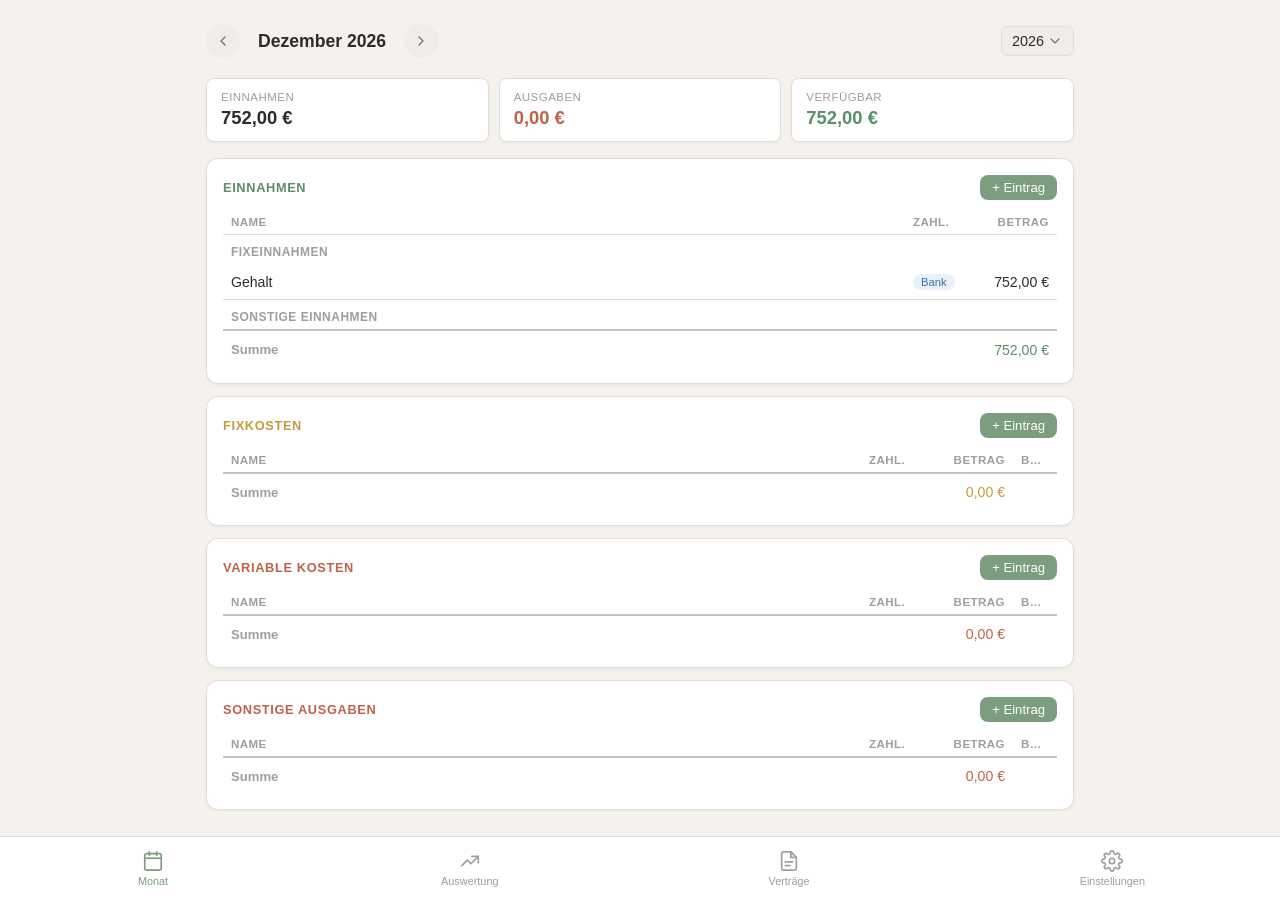
<file: App2/index.html>
<!DOCTYPE html>
<html lang="de">
<head>
  <meta charset="UTF-8">
  <meta name="viewport" content="width=device-width, initial-scale=1.0, viewport-fit=cover">
  <meta name="theme-color" content="#7C9E7E">
  <title>Finanzen</title>
  <link rel="manifest" href="manifest.json">
  <script>
    // Theme vor dem ersten Paint setzen (kein Aufblitzen der Standardpalette)
    (function () {
      try {
        var t = localStorage.getItem('theme') || 'sage';
        var m = localStorage.getItem('mode') || 'auto';
        var el = document.documentElement;
        el.setAttribute('data-theme', t);
        var dark = m === 'dark' ||
          (m === 'auto' && window.matchMedia('(prefers-color-scheme: dark)').matches);
        el.classList.toggle('dark', dark);
      } catch (e) {}
    })();
  </script>
  <link rel="stylesheet" href="css/base.css">
  <link rel="stylesheet" href="css/themes.css">
  <link rel="stylesheet" href="css/layout.css">
  <link rel="stylesheet" href="css/components.css">
</head>
<body>

  <nav class="bottom-nav">
    <button class="nav-item active" data-view="months">
      <svg viewBox="0 0 24 24"><rect x="3" y="4" width="18" height="18" rx="2" stroke="currentColor" stroke-width="1.8" fill="none"/><line x1="3" y1="9" x2="21" y2="9" stroke="currentColor" stroke-width="1.8"/><line x1="8" y1="2" x2="8" y2="6" stroke="currentColor" stroke-width="1.8" stroke-linecap="round"/><line x1="16" y1="2" x2="16" y2="6" stroke="currentColor" stroke-width="1.8" stroke-linecap="round"/></svg>
      <span>Monat</span>
    </button>
    <button class="nav-item" data-view="summary">
      <svg viewBox="0 0 24 24"><polyline points="3,17 9,11 13,15 21,7" stroke="currentColor" stroke-width="1.8" fill="none" stroke-linecap="round" stroke-linejoin="round"/><polyline points="14,7 21,7 21,14" stroke="currentColor" stroke-width="1.8" fill="none" stroke-linecap="round" stroke-linejoin="round"/></svg>
      <span>Auswertung</span>
    </button>
    <button class="nav-item" data-view="contracts">
      <svg viewBox="0 0 24 24"><path d="M14 2H6a2 2 0 0 0-2 2v16a2 2 0 0 0 2 2h12a2 2 0 0 0 2-2V8z" stroke="currentColor" stroke-width="1.8" fill="none"/><polyline points="14,2 14,8 20,8" stroke="currentColor" stroke-width="1.8" fill="none"/><line x1="8" y1="13" x2="16" y2="13" stroke="currentColor" stroke-width="1.8" stroke-linecap="round"/><line x1="8" y1="17" x2="13" y2="17" stroke="currentColor" stroke-width="1.8" stroke-linecap="round"/></svg>
      <span>Verträge</span>
    </button>
    <button class="nav-item" data-view="settings">
      <svg viewBox="0 0 24 24"><circle cx="12" cy="12" r="3" stroke="currentColor" stroke-width="1.8" fill="none"/><path d="M19.4 15a1.65 1.65 0 0 0 .33 1.82l.06.06a2 2 0 0 1-2.83 2.83l-.06-.06a1.65 1.65 0 0 0-1.82-.33 1.65 1.65 0 0 0-1 1.51V21a2 2 0 0 1-4 0v-.09A1.65 1.65 0 0 0 9 19.4a1.65 1.65 0 0 0-1.82.33l-.06.06a2 2 0 0 1-2.83-2.83l.06-.06A1.65 1.65 0 0 0 4.68 15a1.65 1.65 0 0 0-1.51-1H3a2 2 0 0 1 0-4h.09A1.65 1.65 0 0 0 4.6 9a1.65 1.65 0 0 0-.33-1.82l-.06-.06a2 2 0 0 1 2.83-2.83l.06.06A1.65 1.65 0 0 0 9 4.68a1.65 1.65 0 0 0 1-1.51V3a2 2 0 0 1 4 0v.09a1.65 1.65 0 0 0 1 1.51 1.65 1.65 0 0 0 1.82-.33l.06-.06a2 2 0 0 1 2.83 2.83l-.06.06A1.65 1.65 0 0 0 19.4 9a1.65 1.65 0 0 0 1.51 1H21a2 2 0 0 1 0 4h-.09a1.65 1.65 0 0 0-1.51 1z" stroke="currentColor" stroke-width="1.8" fill="none"/></svg>
      <span>Einstellungen</span>
    </button>
  </nav>

  <main class="main-content">
    <div id="view-months" class="view active"></div>
    <div id="view-summary" class="view"></div>
    <div id="view-contracts" class="view"></div>
    <div id="view-settings" class="view"></div>
  </main>

  <!-- Modal Overlay -->
  <div id="modal-overlay" class="modal-overlay hidden">
    <div class="modal">
      <div class="modal-header">
        <h2 id="modal-title" class="modal-title"></h2>
        <button class="modal-close" id="modal-close">&times;</button>
      </div>
      <div id="modal-body" class="modal-body"></div>
    </div>
  </div>

  <script src="js/db.js"></script>
  <script src="js/app.js"></script>
  <script src="js/months.js"></script>
  <script src="js/fixtemplates.js"></script>
  <script src="js/summary.js"></script>
  <script src="js/contracts.js"></script>
  <script src="js/settings.js"></script>
</body>
</html>
</file>
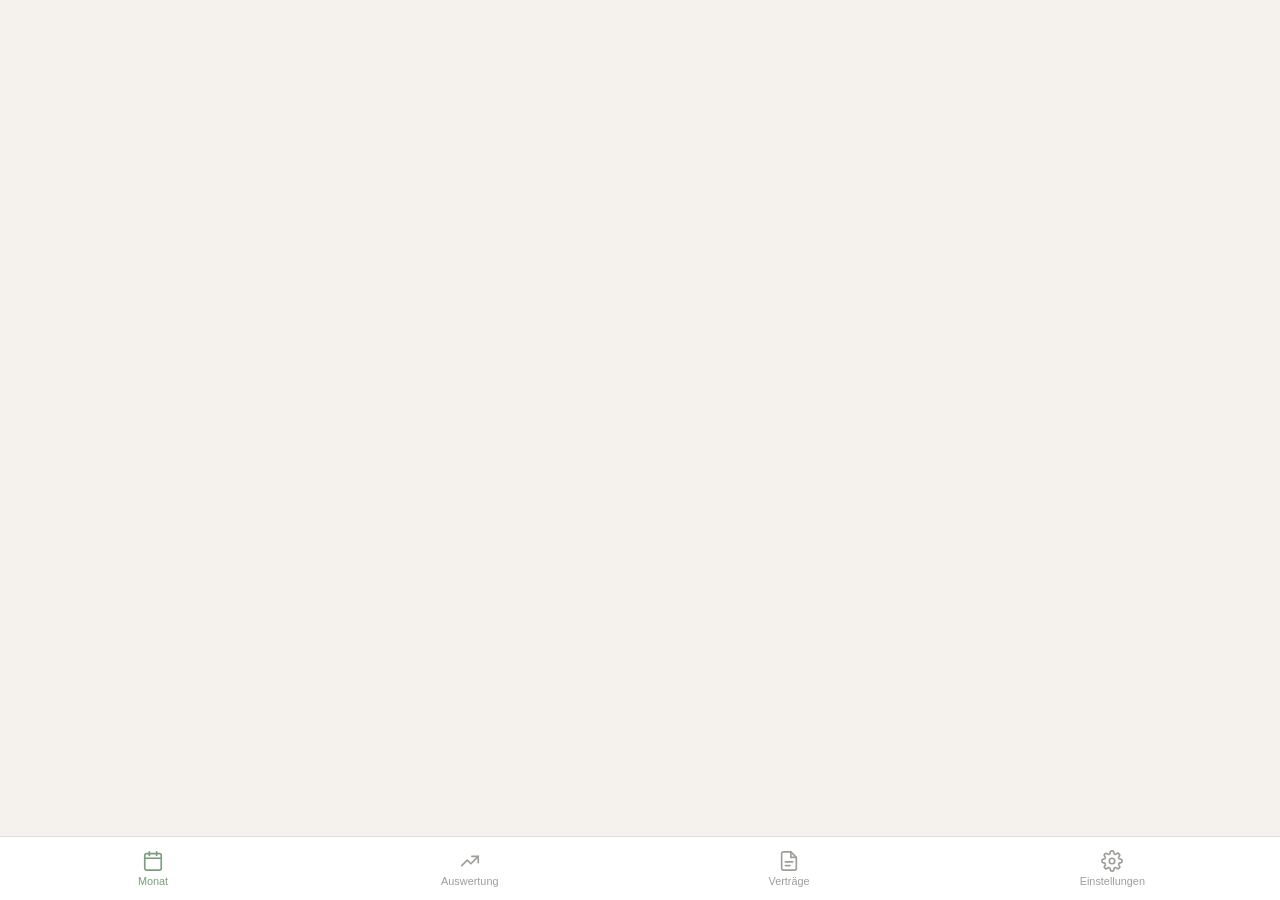
<file: App2/reset.html>
<!DOCTYPE html>
<html lang="de">
<head>
  <meta charset="UTF-8">
  <meta name="viewport" content="width=device-width, initial-scale=1.0">
  <title>App zurücksetzen</title>
  <style>
    body { font-family: -apple-system, BlinkMacSystemFont, 'Segoe UI', sans-serif;
      background: #F5F2ED; color: #2C2C2A; display: flex; min-height: 100vh;
      align-items: center; justify-content: center; margin: 0; padding: 24px; }
    .box { max-width: 360px; text-align: center; }
    h1 { font-size: 1.2rem; margin: 0 0 8px; }
    p { color: #6B6B67; line-height: 1.5; font-size: 0.95rem; }
    #log { margin-top: 14px; font-size: 0.82rem; color: #5A7D5C; white-space: pre-line; }
  </style>
</head>
<body>
  <div class="box">
    <h1>App wird aktualisiert…</h1>
    <p>Alter Cache und Service Worker werden entfernt. Deine Einträge bleiben erhalten.</p>
    <div id="log"></div>
  </div>
  <script>
    const log = m => { document.getElementById('log').textContent += m + '\n'; };
    (async () => {
      try {
        if ('serviceWorker' in navigator) {
          const regs = await navigator.serviceWorker.getRegistrations();
          await Promise.all(regs.map(r => r.unregister()));
          log('✓ Service Worker entfernt (' + regs.length + ')');
        }
        if (window.caches) {
          const keys = await caches.keys();
          await Promise.all(keys.map(k => caches.delete(k)));
          log('✓ Caches gelöscht (' + keys.length + ')');
        }
      } catch (e) {
        log('Hinweis: ' + e.message);
      }
      log('Lade neue Version…');
      setTimeout(() => location.replace('./index.html?fresh=' + Date.now()), 800);
    })();
  </script>
</body>
</html>
</file>
<file: App2/css/base.css>
:root {
  --bg-primary: #F5F2ED;
  --bg-secondary: #FFFFFF;
  --bg-card: #FFFFFF;
  --bg-input: #F0EDE8;
  --text-primary: #2C2C2A;
  --text-secondary: #6B6B67;
  --text-muted: #9E9E9A;
  --accent: #7C9E7E;
  --accent-light: #EAF0EA;
  --accent-dark: #5A7D5C;
  --danger: #C0624A;
  --danger-light: #FAF0EE;
  --warning: #C49A3C;
  --warning-light: #FBF5E6;
  --success: #5A8F6A;
  --success-light: #EBF3ED;
  --border: #E2DDD8;
  --border-strong: #C8C3BE;
  --shadow: 0 1px 4px rgba(0,0,0,0.07), 0 4px 12px rgba(0,0,0,0.04);
  --shadow-sm: 0 1px 3px rgba(0,0,0,0.06);
  --radius: 12px;
  --radius-sm: 8px;
  --radius-xs: 6px;
  --nav-height: 64px;
  --font: -apple-system, BlinkMacSystemFont, 'Segoe UI', sans-serif;
  color-scheme: light;
}

/* Dunkel-/Hell-Umschaltung läuft über data-theme + .dark (siehe themes.css) */

*, *::before, *::after { box-sizing: border-box; margin: 0; padding: 0; }

html {
  font-size: 16px;
  -webkit-tap-highlight-color: transparent;
  overflow-x: hidden;
  max-width: 100%;
}

body {
  font-family: var(--font);
  background: var(--bg-primary);
  color: var(--text-primary);
  min-height: 100vh;
  overflow-x: hidden;
}

h1 { font-size: 1.5rem; font-weight: 600; }
h2 { font-size: 1.2rem; font-weight: 600; }
h3 { font-size: 1rem; font-weight: 600; }

p { line-height: 1.6; color: var(--text-secondary); }

button {
  font-family: var(--font);
  cursor: pointer;
  border: none;
  background: none;
  color: inherit;
}

input, select, textarea {
  font-family: var(--font);
  font-size: 1rem;
  color: var(--text-primary);
  background: var(--bg-input);
  border: 1.5px solid var(--border);
  border-radius: var(--radius-xs);
  padding: 8px 12px;
  width: 100%;
  outline: none;
  transition: border-color 0.15s;
}

input:focus, select:focus, textarea:focus {
  border-color: var(--accent);
}

select {
  appearance: none;
  background-image: url("data:image/svg+xml,%3Csvg xmlns='http://www.w3.org/2000/svg' viewBox='0 0 24 24'%3E%3Cpolyline points='6,9 12,15 18,9' stroke='%236B6B67' stroke-width='1.8' fill='none' stroke-linecap='round'/%3E%3C/svg%3E");
  background-repeat: no-repeat;
  background-position: right 10px center;
  background-size: 16px;
  padding-right: 32px;
}

/* Dropdown-Pfeil im Dunkelmodus heller, damit er sichtbar bleibt */
.dark select {
  background-image: url("data:image/svg+xml,%3Csvg xmlns='http://www.w3.org/2000/svg' viewBox='0 0 24 24'%3E%3Cpolyline points='6,9 12,15 18,9' stroke='%23A8A8A4' stroke-width='1.8' fill='none' stroke-linecap='round'/%3E%3C/svg%3E");
}

.hidden { display: none !important; }
</file>
<file: App2/css/themes.css>
/* ============================================================
   Design-Vorlagen — 3 Paletten, je hell + dunkel
   Aktiviert über  <html data-theme="sage|slate|sand">  +  .dark
   (.dark wird per JS gesetzt: Hell / Dunkel / System)
   ============================================================ */

/* Gemeinsame Dunkel-Eigenschaften (Schatten, native Controls).
   Farbtoken kommen aus den themenspezifischen Blöcken weiter unten. */
.dark {
  color-scheme: dark;
  --shadow: 0 1px 4px rgba(0,0,0,0.3), 0 4px 12px rgba(0,0,0,0.2);
  --shadow-sm: 0 1px 3px rgba(0,0,0,0.25);
}

/* ---------- 1 · SALBEI (warmes Grün) ---------- */
[data-theme="sage"] {
  --bg-primary: #F5F2ED;
  --bg-secondary: #FFFFFF;
  --bg-card: #FFFFFF;
  --bg-input: #F0EDE8;
  --text-primary: #2C2C2A;
  --text-secondary: #6B6B67;
  --text-muted: #9E9E9A;
  --accent: #7C9E7E;
  --accent-light: #EAF0EA;
  --accent-dark: #5A7D5C;
  --danger: #C0624A;
  --danger-light: #FAF0EE;
  --warning: #C49A3C;
  --warning-light: #FBF5E6;
  --success: #5A8F6A;
  --success-light: #EBF3ED;
  --border: #E2DDD8;
  --border-strong: #C8C3BE;
}
[data-theme="sage"].dark {
  --bg-primary: #1E2420;
  --bg-secondary: #252B27;
  --bg-card: #2A3230;
  --bg-input: #1A201E;
  --text-primary: #E8E4DF;
  --text-secondary: #A8A8A4;
  --text-muted: #6E6E6A;
  --accent: #8FB491;
  --accent-light: #2A3830;
  --accent-dark: #A8C8AA;
  --danger: #E07860;
  --danger-light: #301A16;
  --warning: #D4AE5C;
  --warning-light: #2C2410;
  --success: #70A880;
  --success-light: #1A2E20;
  --border: #363E3A;
  --border-strong: #4A5450;
}

/* ---------- 2 · SCHIEFER (kühles Grau-Blau) ---------- */
[data-theme="slate"] {
  --bg-primary: #F4F5F7;
  --bg-secondary: #FFFFFF;
  --bg-card: #FFFFFF;
  --bg-input: #EDEFF2;
  --text-primary: #1F2730;
  --text-secondary: #586471;
  --text-muted: #93A0AD;
  --accent: #46688A;
  --accent-light: #E8EDF3;
  --accent-dark: #34506B;
  --danger: #B5564B;
  --danger-light: #F8EDEB;
  --warning: #AE8636;
  --warning-light: #F6F0E3;
  --success: #4E8A6B;
  --success-light: #E8F1EC;
  --border: #E1E5EA;
  --border-strong: #C6CDD5;
}
[data-theme="slate"].dark {
  --bg-primary: #14181D;
  --bg-secondary: #1B2026;
  --bg-card: #212730;
  --bg-input: #13171C;
  --text-primary: #E5E9ED;
  --text-secondary: #A2ACB6;
  --text-muted: #6C7884;
  --accent: #6F9BC0;
  --accent-light: #1E2B38;
  --accent-dark: #92B6D6;
  --danger: #D87A6E;
  --danger-light: #2E1715;
  --warning: #CBA75C;
  --warning-light: #2A2412;
  --success: #6FA98A;
  --success-light: #15281F;
  --border: #2C333C;
  --border-strong: #3E4751;
}

/* ---------- 3 · SAND (warmes Taupe / Bronze) ---------- */
[data-theme="sand"] {
  --bg-primary: #F3EEE7;
  --bg-secondary: #FDFBF7;
  --bg-card: #FDFBF7;
  --bg-input: #EDE7DD;
  --text-primary: #2B2722;
  --text-secondary: #6A635A;
  --text-muted: #9C948A;
  --accent: #8E6F4A;
  --accent-light: #F0E8DC;
  --accent-dark: #6E5436;
  --danger: #B25E47;
  --danger-light: #F8EEEA;
  --warning: #B0852F;
  --warning-light: #F6F0E1;
  --success: #6E8C5A;
  --success-light: #EDF1E7;
  --border: #E4DBCF;
  --border-strong: #CDC1B1;
}
[data-theme="sand"].dark {
  --bg-primary: #211E18;
  --bg-secondary: #2A261F;
  --bg-card: #2F2A22;
  --bg-input: #1A1712;
  --text-primary: #ECE5DA;
  --text-secondary: #B0A695;
  --text-muted: #756C5E;
  --accent: #C49A6C;
  --accent-light: #332A1E;
  --accent-dark: #D9B488;
  --danger: #D87D63;
  --danger-light: #2E1A14;
  --warning: #CFA85A;
  --warning-light: #2A2310;
  --success: #93A86F;
  --success-light: #1F2616;
  --border: #383027;
  --border-strong: #4C4334;
}

/* ---------- 4 · GRAUSTUFEN (schwarz / weiß / grau, Beträge bleiben farbig) ---------- */
[data-theme="mono"] {
  --bg-primary: #F4F4F4;
  --bg-secondary: #FFFFFF;
  --bg-card: #FFFFFF;
  --bg-input: #ECECEC;
  --text-primary: #1A1A1A;
  --text-secondary: #585858;
  --text-muted: #909090;
  --accent: #4A4A4A;
  --accent-light: #ECECEC;
  --accent-dark: #2E2E2E;
  /* Summen / Beträge bleiben farbig */
  --danger: #BD5A45;
  --danger-light: #F8EDEA;
  --warning: #B5852F;
  --warning-light: #F6F0E3;
  --success: #4F8A66;
  --success-light: #EBF2EC;
  --border: #E2E2E2;
  --border-strong: #C6C6C6;
}
[data-theme="mono"].dark {
  --bg-primary: #161616;
  --bg-secondary: #1E1E1E;
  --bg-card: #242424;
  --bg-input: #131313;
  --text-primary: #ECECEC;
  --text-secondary: #A6A6A6;
  --text-muted: #6E6E6E;
  --accent: #8A8A8A;
  --accent-light: #2A2A2A;
  --accent-dark: #A0A0A0;
  /* Summen / Beträge bleiben farbig */
  --danger: #D87A6E;
  --danger-light: #2E1715;
  --warning: #CBA75C;
  --warning-light: #2A2412;
  --success: #6FA98A;
  --success-light: #15281F;
  --border: #2C2C2C;
  --border-strong: #3E3E3E;
}

/* Themenauswahl-Karte (Einstellungen) */
.theme-grid {
  display: grid;
  grid-template-columns: repeat(2, 1fr);
  gap: 10px;
}
.theme-option {
  border: 1.5px solid var(--border);
  border-radius: var(--radius-sm);
  padding: 12px 10px;
  background: var(--bg-input);
  display: flex;
  flex-direction: column;
  align-items: center;
  gap: 8px;
  transition: border-color 0.15s, background 0.15s;
}
.theme-option:hover { background: var(--border); }
.theme-option.active {
  border-color: var(--accent);
  background: var(--accent-light);
}
.theme-swatch {
  display: flex;
  border-radius: 6px;
  overflow: hidden;
  width: 100%;
  height: 30px;
  border: 1px solid rgba(0,0,0,0.08);
}
.theme-swatch span { flex: 1; }
.theme-option .theme-name {
  font-size: 0.8rem;
  font-weight: 500;
  color: var(--text-primary);
}

.mode-toggle {
  display: grid;
  grid-template-columns: repeat(3, 1fr);
  gap: 6px;
  background: var(--bg-input);
  border: 1px solid var(--border);
  border-radius: var(--radius-sm);
  padding: 4px;
}
.mode-toggle button {
  padding: 8px 6px;
  border-radius: var(--radius-xs);
  font-size: 0.85rem;
  font-weight: 500;
  color: var(--text-secondary);
  transition: background 0.15s, color 0.15s;
}
.mode-toggle button.active {
  background: var(--bg-card);
  color: var(--text-primary);
  box-shadow: var(--shadow-sm);
}
</file>
<file: App2/css/layout.css>
.main-content {
  padding: 16px 16px calc(var(--nav-height) + 16px);
  max-width: 900px;
  margin: 0 auto;
}

.view { display: none; }
.view.active { display: block; }

/* Bottom Navigation */
.bottom-nav {
  position: fixed;
  bottom: 0; left: 0; right: 0;
  height: var(--nav-height);
  background: var(--bg-secondary);
  border-top: 1px solid var(--border);
  display: flex;
  justify-content: space-around;
  align-items: center;
  z-index: 100;
  padding-bottom: env(safe-area-inset-bottom);
}

.nav-item {
  display: flex;
  flex-direction: column;
  align-items: center;
  gap: 3px;
  padding: 6px 12px;
  border-radius: var(--radius-sm);
  color: var(--text-muted);
  transition: color 0.15s, background 0.15s;
  min-width: 60px;
}

.nav-item svg {
  width: 22px;
  height: 22px;
}

.nav-item span {
  font-size: 0.68rem;
  font-weight: 500;
}

.nav-item.active {
  color: var(--accent);
}

.nav-item:hover {
  color: var(--accent);
  background: var(--accent-light);
}

/* Page Header */
.page-header {
  display: flex;
  align-items: center;
  justify-content: space-between;
  margin-bottom: 20px;
  padding-top: 8px;
}

.page-header h1 {
  font-size: 1.4rem;
}

/* Modal */
.modal-overlay {
  position: fixed;
  inset: 0;
  background: rgba(0,0,0,0.45);
  display: flex;
  align-items: flex-end;
  justify-content: center;
  z-index: 200;
}

@media (min-width: 600px) {
  .modal-overlay {
    align-items: center;
  }
}

.modal {
  background: var(--bg-card);
  border-radius: var(--radius) var(--radius) 0 0;
  width: 100%;
  max-width: 520px;
  max-height: 90vh;
  overflow-y: auto;
  padding: 20px;
  box-shadow: var(--shadow);
}

@media (min-width: 600px) {
  .modal {
    border-radius: var(--radius);
  }
}

.modal-header {
  display: flex;
  align-items: center;
  justify-content: space-between;
  margin-bottom: 20px;
}

.modal-title {
  font-size: 1.1rem;
}

.modal-close {
  width: 32px;
  height: 32px;
  border-radius: 50%;
  background: var(--bg-input);
  color: var(--text-secondary);
  font-size: 1.2rem;
  display: flex;
  align-items: center;
  justify-content: center;
  flex-shrink: 0;
}

.modal-close:hover {
  background: var(--border);
}

.modal-body {
  display: flex;
  flex-direction: column;
  gap: 14px;
}

/* Toast */
.toast {
  position: fixed;
  bottom: calc(var(--nav-height) + 16px);
  left: 50%;
  transform: translateX(-50%) translateY(20px);
  background: var(--text-primary);
  color: var(--bg-primary);
  padding: 10px 20px;
  border-radius: 99px;
  font-size: 0.88rem;
  font-weight: 500;
  opacity: 0;
  transition: opacity 0.2s, transform 0.2s;
  pointer-events: none;
  z-index: 300;
  white-space: nowrap;
}

.toast.show {
  opacity: 1;
  transform: translateX(-50%) translateY(0);
}
/* ===== Mobile / iPhone (≤480px) ===== */
@media (max-width: 480px) {
  .main-content {
    padding: 12px 12px calc(var(--nav-height) + 12px);
  }

  .page-header { margin-bottom: 16px; }
  .page-header h1 { font-size: 1.25rem; }

  .month-nav { gap: 6px; }
  .month-nav .month-label {
    font-size: 1rem;
    min-width: 96px;
  }
  .month-nav-btn { width: 32px; height: 32px; }
}
</file>
<file: App2/css/components.css>
/* Cards */
.card {
  background: var(--bg-card);
  border-radius: var(--radius);
  box-shadow: var(--shadow-sm);
  border: 1px solid var(--border);
  padding: 16px;
  margin-bottom: 14px;
}

.card-title {
  font-size: 0.8rem;
  font-weight: 600;
  text-transform: uppercase;
  letter-spacing: 0.05em;
  color: var(--text-muted);
  margin-bottom: 12px;
}

/* Buttons */
.btn {
  display: inline-flex;
  align-items: center;
  gap: 6px;
  padding: 9px 16px;
  border-radius: var(--radius-sm);
  font-size: 0.9rem;
  font-weight: 500;
  transition: background 0.15s, opacity 0.15s;
}

.btn-primary {
  background: var(--accent);
  color: white;
}
.btn-primary:hover { background: var(--accent-dark); }

.btn-secondary {
  background: var(--bg-input);
  color: var(--text-primary);
  border: 1px solid var(--border);
}
.btn-secondary:hover { background: var(--border); }

.btn-danger {
  background: var(--danger-light);
  color: var(--danger);
}
.btn-danger:hover { opacity: 0.8; }

.btn-ghost {
  color: var(--text-secondary);
  padding: 6px 10px;
}
.btn-ghost:hover {
  background: var(--bg-input);
  color: var(--text-primary);
}

.btn-icon {
  width: 32px;
  height: 32px;
  padding: 0;
  display: inline-flex;
  align-items: center;
  justify-content: center;
  border-radius: var(--radius-xs);
  color: var(--text-secondary);
}
.btn-icon:hover {
  background: var(--bg-input);
  color: var(--text-primary);
}
.btn-icon svg { width: 16px; height: 16px; }

/* Summary Chips */
.summary-row {
  display: grid;
  grid-template-columns: repeat(auto-fit, minmax(130px, 1fr));
  gap: 10px;
  margin-bottom: 16px;
}

.summary-chip {
  background: var(--bg-card);
  border: 1px solid var(--border);
  border-radius: var(--radius-sm);
  padding: 12px 14px;
  box-shadow: var(--shadow-sm);
}

.summary-chip .label {
  font-size: 0.72rem;
  color: var(--text-muted);
  font-weight: 500;
  text-transform: uppercase;
  letter-spacing: 0.04em;
  margin-bottom: 4px;
}

.summary-chip .value {
  font-size: 1.15rem;
  font-weight: 600;
  color: var(--text-primary);
}

.summary-chip.positive .value { color: var(--success); }
.summary-chip.negative .value { color: var(--danger); }
.summary-chip.neutral .value { color: var(--accent); }

/* Monatsansicht: Einnahmen / Ausgaben / Verfügbar immer nebeneinander */
#month-summary {
  grid-template-columns: repeat(3, 1fr);
}
#month-summary .summary-chip {
  min-width: 0; /* erlaubt echtes Drittel, ohne dass langer Betrag das Raster sprengt */
}

/* Tables */
.entry-table {
  width: 100%;
  border-collapse: collapse;
  font-size: 0.88rem;
}

.entry-table th {
  text-align: left;
  padding: 6px 8px;
  color: var(--text-muted);
  font-size: 0.72rem;
  font-weight: 600;
  text-transform: uppercase;
  letter-spacing: 0.04em;
  border-bottom: 1px solid var(--border);
}

.entry-table td {
  padding: 8px 8px;
  border-bottom: 1px solid var(--border);
  color: var(--text-primary);
}

.entry-table tr:last-child td { border-bottom: none; }

/* Monatstabellen: festes Layout -> nie breiter als der Bildschirm */
.table-wrap { overflow-x: auto; -webkit-overflow-scrolling: touch; }
.month-table { table-layout: fixed; width: 100%; }
.month-table .c-pay  { width: 64px; }
.month-table .c-amt  { width: 88px; }
.month-table .c-paid { width: 44px; }
.entry-row { transition: background 0.12s; }
.entry-row:hover { background: var(--bg-input); }
.month-table td:first-child {
  word-break: normal;
  overflow-wrap: break-word;
  line-height: 1.3;
}
.month-table th {
  white-space: nowrap;
  overflow: hidden;
  text-overflow: ellipsis;
}
#month-columns { grid-template-columns: minmax(0, 1fr); }

.entry-table .amount {
  text-align: right;
  font-weight: 500;
  font-variant-numeric: tabular-nums;
}

.entry-table .actions {
  text-align: right;
  white-space: nowrap;
}

.entry-table tfoot td {
  font-weight: 600;
  border-top: 2px solid var(--border-strong);
  padding-top: 10px;
}

/* Payment Badge */
.badge {
  display: inline-block;
  padding: 2px 8px;
  border-radius: 99px;
  font-size: 0.7rem;
  font-weight: 500;
}

.badge-bank { background: #EAF0FA; color: #3B6FAA; }
.badge-bar { background: #FBF5E6; color: #A07828; }
.badge-paypal { background: #EAF0FA; color: #1A5296; }
.badge-sepa { background: #EBF3ED; color: #3A7550; }
.badge-gutschein { background: #F3EBF5; color: #7A4F9A; }
.badge-klarna { background: #FCE3EF; color: #B0327A; }

.dark .badge-bank { background: #1A2A40; color: #6A9ED4; }
.dark .badge-bar { background: #2C2410; color: #C4A050; }
.dark .badge-paypal { background: #1A2A40; color: #5A8EC8; }
.dark .badge-sepa { background: #1A2E20; color: #6AAA80; }
.dark .badge-gutschein { background: #28183A; color: #B07FD4; }
.dark .badge-klarna { background: #3A1A2A; color: #E58FBE; }

/* Form Groups */
.form-group {
  display: flex;
  flex-direction: column;
  gap: 5px;
}

.form-group label {
  font-size: 0.82rem;
  font-weight: 500;
  color: var(--text-secondary);
}

.form-row {
  display: grid;
  grid-template-columns: 1fr 1fr;
  gap: 10px;
}

/* Month Nav */
.month-nav {
  display: flex;
  align-items: center;
  gap: 12px;
}

.month-nav .month-label {
  font-size: 1.1rem;
  font-weight: 600;
  min-width: 140px;
  text-align: center;
}

.month-nav-btn {
  width: 34px;
  height: 34px;
  border-radius: 50%;
  background: var(--bg-input);
  color: var(--text-secondary);
  display: flex;
  align-items: center;
  justify-content: center;
  transition: background 0.15s;
}
.month-nav-btn:hover {
  background: var(--border);
  color: var(--text-primary);
}
.month-nav-btn svg { width: 16px; height: 16px; }

/* Add entry row */
.add-row {
  display: flex;
  gap: 6px;
  margin-top: 8px;
  align-items: center;
}

.add-row input, .add-row select {
  font-size: 0.85rem;
  padding: 6px 8px;
}
/* ===== Mobile / iPhone (≤480px) ===== */
@media (max-width: 480px) {
  .summary-row { gap: 8px; }

  .summary-chip { padding: 11px 12px; }
  .summary-chip .value { font-size: 1.05rem; }

  /* Die drei Monats-Chips kompakter, damit sie zu dritt passen */
  #month-summary .summary-chip { padding: 10px 8px; }
  #month-summary .summary-chip .label {
    font-size: 0.64rem;
    letter-spacing: 0.02em;
  }
  #month-summary .summary-chip .value {
    font-size: 0.9rem;
    white-space: nowrap;
    overflow: hidden;
    text-overflow: ellipsis;
  }

  /* Tabellen kleiner und randlos passend */
  .entry-table { font-size: 0.75rem; }
  .entry-table th { padding: 5px 3px; font-size: 0.62rem; }
  .entry-table td { padding: 6px 3px; }
  .entry-table .amount { white-space: nowrap; }

  /* Feste Spalten für die Monatsansicht (ohne Aktionsspalte) */
  .month-table .c-pay  { width: 54px; }
  .month-table .c-amt  { width: 78px; }
  .month-table .c-paid { width: 30px; }

  /* Karten-Header darf nicht überlaufen: Titel schrumpft, Button bleibt */
  #month-columns .card-title {
    min-width: 0;
    overflow: hidden;
    text-overflow: ellipsis;
    white-space: nowrap;
  }
  #month-columns .btn { flex-shrink: 0; }

  /* Zahlungs-Badge dünner; lange Begriffe werden gekürzt statt zu überlaufen */
  .badge {
    font-size: 0.58rem;
    padding: 2px 5px;
    max-width: 100%;
    overflow: hidden;
    text-overflow: ellipsis;
    white-space: nowrap;
    box-sizing: border-box;
  }

  .btn-icon { width: 26px; height: 26px; }
  .btn-icon svg { width: 14px; height: 14px; }
  .entry-table .actions { padding-left: 0; padding-right: 1px; }

  .card { padding: 14px; }
  .btn { padding: 8px 13px; }
}
</file>
